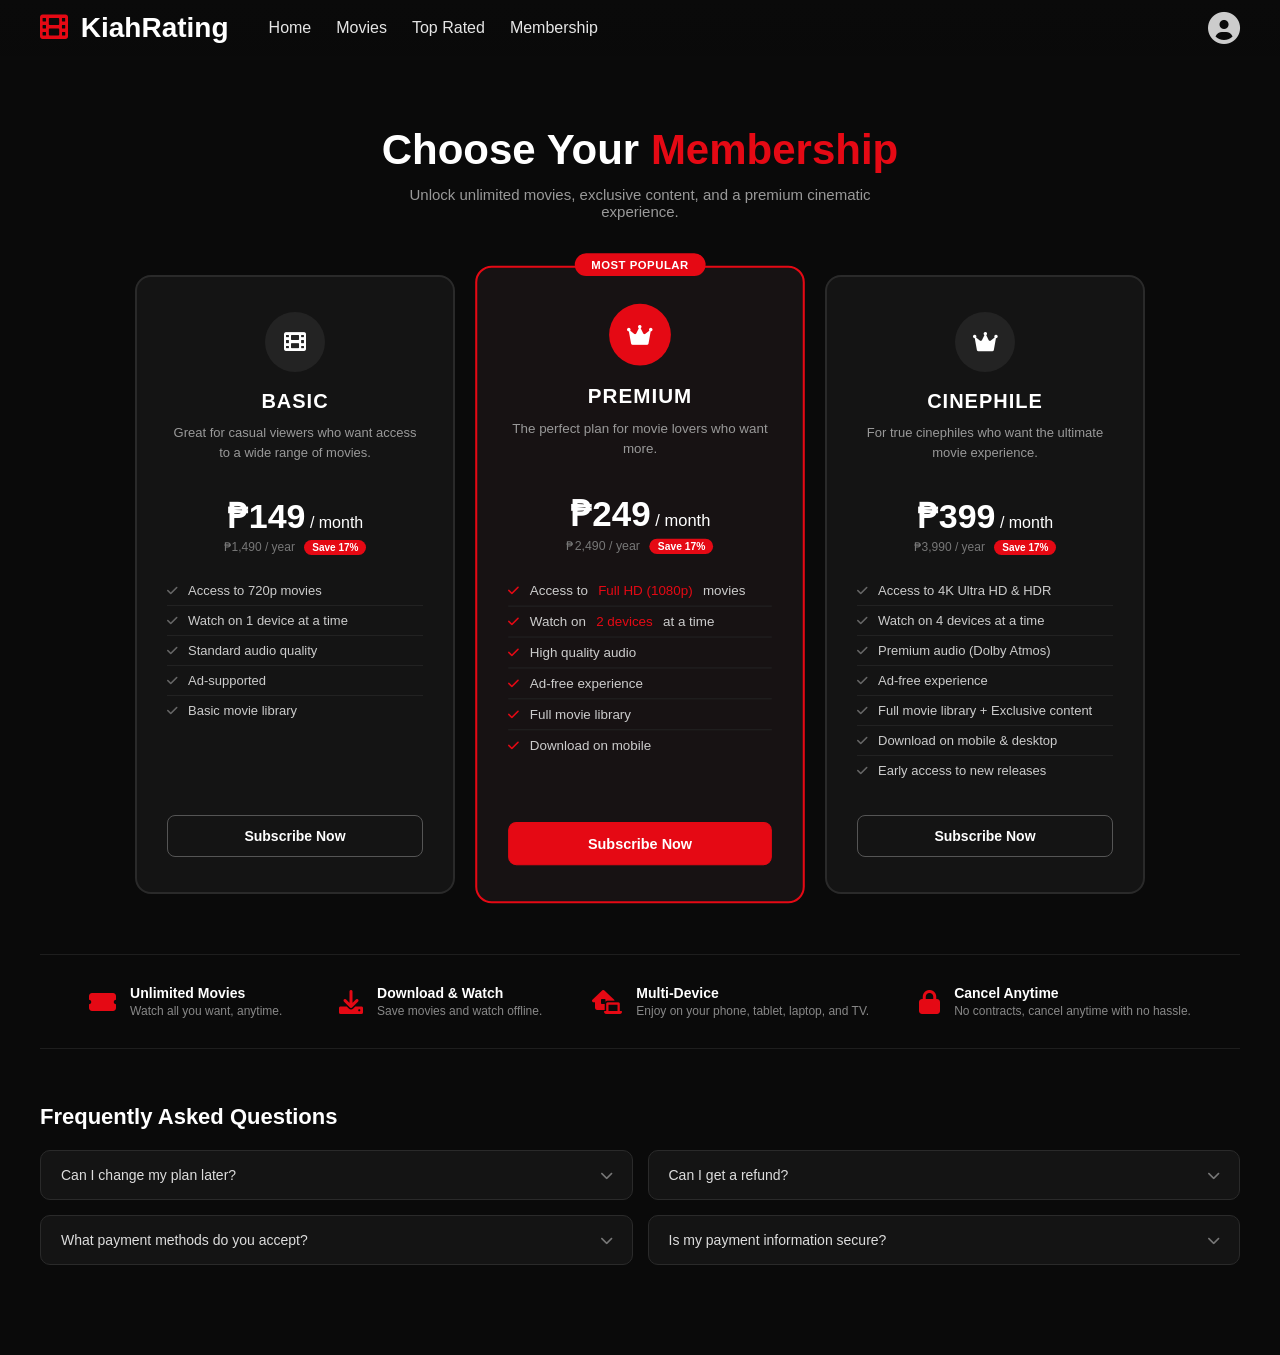
<file: membership.html>
<!DOCTYPE html>
<html lang="en">
<head>
<meta charset="UTF-8">
<meta name="viewport" content="width=device-width, initial-scale=1.0">
<title>KiahRating | Membership</title>
<link rel="stylesheet" href="https://cdnjs.cloudflare.com/ajax/libs/font-awesome/6.0.0-beta3/css/all.min.css">
<link rel="stylesheet" href="yeban.css">
<link rel="stylesheet" href="membership.css">
</head>
<body>

<!-- NAVIGATION BAR -->
<nav class="navbar">
    <div class="nav-container">
        <div class="nav-left">
            <div class="logo">
                <i class="fas fa-film"></i>
                <span>Kiah<span class="logo-accent">Rating</span></span>
            </div>
            <ul class="nav-menu">
                <li><a href="yeban.html" class="nav-item" data-nav="home">Home</a></li>
                <li><a href="yeban.html#allMoviesRow" class="nav-item" data-nav="movies">Movies</a></li>
                <li><a href="yeban.html#topRatedSection" class="nav-item" data-nav="toprated">Top Rated</a></li>
                <li><a href="membership.html" class="nav-item" data-nav="membership">Membership</a></li>
            </ul>
        </div>
        <div class="nav-right">
            <div class="user-menu">
                <i class="fas fa-user-circle"></i>
                <div class="user-dropdown">
                    <a href="yeban.html"><i class="fas fa-user"></i> Profile</a>
                </div>
            </div>
        </div>
    </div>
</nav>

<section class="membership-section">
    <div class="membership-header">
        <h1>Choose Your <span class="accent">Membership</span></h1>
        <p>Unlock unlimited movies, exclusive content, and a premium cinematic experience.</p>
    </div>

    <div class="plans-wrapper">

        <!-- BASIC PLAN -->
        <div class="plan-card">
            <div class="plan-icon"><i class="fas fa-film"></i></div>
            <h2 class="plan-name">BASIC</h2>
            <p class="plan-desc">Great for casual viewers who want access to a wide range of movies.</p>
            <div class="plan-price">
                <span class="price">₱149</span> / month
            </div>
            <div class="plan-billed">₱1,490 / year <span class="save-tag">Save 17%</span></div>
            <ul class="plan-features">
                <li><i class="fas fa-check"></i> Access to 720p movies</li>
                <li><i class="fas fa-check"></i> Watch on 1 device at a time</li>
                <li><i class="fas fa-check"></i> Standard audio quality</li>
                <li><i class="fas fa-check"></i> Ad-supported</li>
                <li><i class="fas fa-check"></i> Basic movie library</li>
            </ul>
            <button type="button" class="plan-btn">Subscribe Now</button>
        </div>

        <!-- PREMIUM PLAN -->
        <div class="plan-card featured">
            <div class="popular-badge">MOST POPULAR</div>
            <div class="plan-icon featured-icon"><i class="fas fa-crown"></i></div>
            <h2 class="plan-name accent">PREMIUM</h2>
            <p class="plan-desc">The perfect plan for movie lovers who want more.</p>
            <div class="plan-price">
                <span class="price">₱249</span> / month
            </div>
            <div class="plan-billed">₱2,490 / year <span class="save-tag">Save 17%</span></div>
            <ul class="plan-features">
                <li><i class="fas fa-check accent"></i> Access to <span class="accent">Full HD (1080p)</span> movies</li>
                <li><i class="fas fa-check accent"></i> Watch on <span class="accent">2 devices</span> at a time</li>
                <li><i class="fas fa-check accent"></i> High quality audio</li>
                <li><i class="fas fa-check accent"></i> Ad-free experience</li>
                <li><i class="fas fa-check accent"></i> Full movie library</li>
                <li><i class="fas fa-check accent"></i> Download on mobile</li>
            </ul>
            <button type="button" class="plan-btn featured-btn">Subscribe Now</button>
        </div>

        <!-- CINEPHILE PLAN -->
        <div class="plan-card">
            <div class="plan-icon"><i class="fas fa-crown"></i></div>
            <h2 class="plan-name">CINEPHILE</h2>
            <p class="plan-desc">For true cinephiles who want the ultimate movie experience.</p>
            <div class="plan-price">
                <span class="price">₱399</span> / month
            </div>
            <div class="plan-billed">₱3,990 / year <span class="save-tag">Save 17%</span></div>
            <ul class="plan-features">
                <li><i class="fas fa-check"></i> Access to 4K Ultra HD & HDR</li>
                <li><i class="fas fa-check"></i> Watch on 4 devices at a time</li>
                <li><i class="fas fa-check"></i> Premium audio (Dolby Atmos)</li>
                <li><i class="fas fa-check"></i> Ad-free experience</li>
                <li><i class="fas fa-check"></i> Full movie library + Exclusive content</li>
                <li><i class="fas fa-check"></i> Download on mobile & desktop</li>
                <li><i class="fas fa-check"></i> Early access to new releases</li>
            </ul>
            <button type="button" class="plan-btn">Subscribe Now</button>
        </div>

    </div>

    <!-- PERKS ROW -->
    <div class="perks-row">
        <div class="perk-item">
            <i class="fas fa-ticket-alt"></i>
            <div>
                <h4>Unlimited Movies</h4>
                <p>Watch all you want, anytime.</p>
            </div>
        </div>
        <div class="perk-item">
            <i class="fas fa-download"></i>
            <div>
                <h4>Download & Watch</h4>
                <p>Save movies and watch offline.</p>
            </div>
        </div>
        <div class="perk-item">
            <i class="fas fa-laptop-house"></i>
            <div>
                <h4>Multi-Device</h4>
                <p>Enjoy on your phone, tablet, laptop, and TV.</p>
            </div>
        </div>
        <div class="perk-item">
            <i class="fas fa-lock"></i>
            <div>
                <h4>Cancel Anytime</h4>
                <p>No contracts, cancel anytime with no hassle.</p>
            </div>
        </div>
    </div>

    <!-- FAQ SECTION -->
    <div class="faq-section">
        <h3>Frequently Asked Questions</h3>
        <div class="faq-grid">
            <button type="button" class="faq-item">
                <span>Can I change my plan later?</span>
                <i class="fas fa-chevron-down"></i>
            </button>
            <button type="button" class="faq-item">
                <span>Can I get a refund?</span>
                <i class="fas fa-chevron-down"></i>
            </button>
            <button type="button" class="faq-item">
                <span>What payment methods do you accept?</span>
                <i class="fas fa-chevron-down"></i>
            </button>
            <button type="button" class="faq-item">
                <span>Is my payment information secure?</span>
                <i class="fas fa-chevron-down"></i>
            </button>
        </div>
    </div>

</section>

</body>
</html>
</file>
<file: yeban.css>
s*{
    margin: 0;
    padding: 0;
    box-sizing: border-box;
}
@media (max-width: 1024px) {
    .navbar {
        padding: 12px 25px;
    }
    
    .nav-left {
        gap: 25px;
    }
    
    .nav-menu {
        gap: 18px;
    }
    
    .search-input {
        width: 160px;
    }
}


@media (max-width: 768px) {
    .navbar {
        padding: 10px 15px;
    }
    
    .nav-container {
        flex-wrap: wrap;
        justify-content: space-between;
    }
    
    .nav-left {
        gap: 15px;
    }
    
    .logo {
        font-size: 20px;
    }
    
    .logo i {
        font-size: 22px;
    }
    
    .nav-menu {
        gap: 12px;
    }
    
    .nav-item {
        font-size: 14px;
    }
    
    .search-bar {
        padding: 6px 10px;
    }
    
    .search-input {
        width: 120px;
    }
    
    .user-menu i {
        font-size: 26px;
    }
}


@media (max-width: 480px) {
    .navbar {
        padding: 8px 12px;
    }
    
    .nav-container {
        flex-direction: column;
        gap: 10px;
    }
    
    .nav-left {
        width: 100%;
        justify-content: space-between;
    }
    
    .nav-right {
        width: 100%;
        justify-content: space-between;
    }
    
    .search-bar {
        flex: 1;
        max-width: 70%;
    }
    
    .search-input {
        width: 100%;
    }
    
    .nav-menu {
        gap: 15px;
    }
    
    .nav-item {
        font-size: 13px;
        padding: 5px 0;
    }
}
.view-only-badge {
    background: #333;
    color: #ffc107;
    padding: 5px 10px;
    border-radius: 20px;
    font-size: 12px;
    text-align: center;
    margin-top: 10px;
}


body.guest-mode button,
body.guest-mode .star-selector i {
    cursor: default !important;
}
body {
    background: #0a0a0a;
    font-family: -apple-system, BlinkMacSystemFont, 'Segoe UI', Roboto, Helvetica, Arial, sans-serif;
    overflow-x: hidden;
    transition: background 0.3s ease;
}

body.light-mode {
    background: #f0f0f0;
}

@keyframes fadeIn {
    from {
        opacity: 0;
    }
    to {
        opacity: 1;
    }
}


html {
    scroll-behavior: smooth;
}


.loading-screen {
    transition: opacity 0.5s ease;
}


.trailer-container {
    position: relative;
}


body.light-mode .movie-info .movie-title {
    color: #1a1a1a;
}

body.light-mode .hover-preview {
    color: #666;
}


.star-selector i:hover {
    transform: scale(1.2);
    transition: transform 0.2s;
}


.loading-screen {
    position: fixed;
    top: 0;
    left: 0;
    width: 100%;
    height: 100%;
    background: linear-gradient(135deg, #0a0a0a 0%, #1a1a1a 100%);
    display: flex;
    flex-direction: column;
    justify-content: center;
    align-items: center;
    z-index: 10000;
    transition: opacity 0.5s;
}

.film-reel {
    width: 80px;
    height: 80px;
    border: 4px solid #e50914;
    border-top: 4px solid transparent;
    border-radius: 50%;
    animation: spin 1s linear infinite;
    margin-bottom: 20px;
}

@keyframes spin {
    0% { transform: rotate(0deg); }
    100% { transform: rotate(360deg); }
}

.loading-text {
    color: #e50914;
    font-size: 14px;
    letter-spacing: 3px;
    font-weight: 300;
    margin-bottom: 15px;
}

.loading-dots {
    display: flex;
    gap: 8px;
}

.loading-dots span {
    width: 8px;
    height: 8px;
    background: #e50914;
    border-radius: 50%;
    animation: bounce 1.4s infinite ease-in-out both;
}

.loading-dots span:nth-child(1) { animation-delay: -0.32s; }
.loading-dots span:nth-child(2) { animation-delay: -0.16s; }

@keyframes bounce {
    0%, 80%, 100% { transform: scale(0); }
    40% { transform: scale(1); }
}


.navbar {
    position: sticky;
    top: 0;
    z-index: 1000;
    background: linear-gradient(180deg, #0a0a0a 0%, rgba(10, 10, 10, 0.95) 100%);
    backdrop-filter: blur(10px);
    padding: 12px 40px;
}

body.light-mode .navbar {
    background: linear-gradient(180deg, #ffffff 0%, rgba(255, 255, 255, 0.95) 100%);
    box-shadow: 0 2px 10px rgba(0, 0, 0, 0.1);
}

.nav-container {
    display: flex;
    justify-content: space-between;
    align-items: center;
    max-width: 1400px;
    margin: 0 auto;
}

.nav-left {
    display: flex;
    align-items: center;
    gap: 40px;
}

.logo {
    font-size: 28px;
    font-weight: 800;
    cursor: pointer;
}

.logo i {
    color: #e50914;
    margin-right: 5px;
}

.logo span {
    color: white;
}

.logo-accent {
    color: #e50914;
}

body.light-mode .logo span {
    color: #1a1a1a;
}

.nav-menu {
    display: flex;
    list-style: none;
    gap: 25px;
}

.nav-item {
    color: #e5e5e5;
    text-decoration: none;
    font-weight: 500;
    transition: color 0.3s;
    position: relative;
}

body.light-mode .nav-item {
    color: #333;
}

.nav-item:hover,
.nav-item.active {
    color: #e50914;
}

.nav-item.active::after {
    content: '';
    position: absolute;
    bottom: -5px;
    left: 0;
    right: 0;
    height: 2px;
    background: #e50914;
}

.nav-right {
    display: flex;
    align-items: center;
    gap: 20px;
}

.search-bar {
    display: flex;
    align-items: center;
    background: rgba(255, 255, 255, 0.1);
    padding: 8px 15px;
    border-radius: 30px;
    gap: 10px;
    transition: all 0.3s;
}

.search-bar:hover {
    background: rgba(255, 255, 255, 0.2);
}

.search-bar i {
    color: #aaa;
}

.search-input {
    background: transparent;
    border: none;
    color: white;
    outline: none;
    width: 200px;
}

body.light-mode .search-input {
    color: #1a1a1a;
}

body.guest-mode .user-menu i {
    color: #6c757d;
}


body.admin-mode .user-menu i {
    color: #e50914;
    text-shadow: 0 0 8px rgba(229, 9, 20, 0.5);
}
body.guest-mode #openAddMovieModal,
body.guest-mode #clearRatingsBtn,
body.guest-mode #deleteMovieBtn {
    display: none !important;
}

.user-menu {
    position: relative;
    cursor: pointer;
}

.user-menu i {
    font-size: 32px;
    color: #ccc;
    transition: color 0.3s;
}

.user-menu i:hover {
    color: #e50914;
}


.user-dropdown {
    position: absolute;
    top: 45px;
    right: 0;
    background: #1a1a1a;
    border-radius: 8px;
    padding: 10px;
    flex-direction: column;
    gap: 8px;
    min-width: 150px;
    z-index: 100;
    opacity: 0;
    visibility: hidden;
    transition: opacity 0.2s ease, visibility 0.2s ease;
}


.user-menu:hover .user-dropdown,
.user-dropdown:hover {
    opacity: 1;
    visibility: visible;
}

.user-dropdown a {
    color: #ccc;
    text-decoration: none;
    padding: 8px 12px;
    transition: background 0.3s;
    display: flex;
    align-items: center;
    gap: 10px;
}

.user-dropdown a:hover {
    background: #e50914;
    color: white;
    border-radius: 5px;
}


.hero-section {
    position: relative;
    height: 80vh;
    background-size: cover;
    background-position: center 20%;
    transition: background-image 0.5s ease;
    margin-bottom: 20px;
}

.hero-overlay {
    position: absolute;
    inset: 0;
    background: linear-gradient(0deg, #0a0a0a 0%, rgba(0, 0, 0, 0.5) 60%, rgba(0, 0, 0, 0.3) 100%);
}

.hero-content {
    position: absolute;
    bottom: 25%;
    left: 5%;
    max-width: 600px;
    z-index: 2;
    animation: fadeInUp 0.8s;
}

@keyframes fadeInUp {
    from {
        opacity: 0;
        transform: translateY(40px);
    }
    to {
        opacity: 1;
        transform: translateY(0);
    }
}

.hero-content h1 {
    font-size: 56px;
    color: white;
    margin-bottom: 15px;
    text-shadow: 2px 2px 8px rgba(0, 0, 0, 0.8);
}

.hero-content p {
    color: #ddd;
    font-size: 16px;
    line-height: 1.5;
    margin-bottom: 25px;
    text-shadow: 1px 1px 4px rgba(0, 0, 0, 0.5);
}

.hero-actions {
    display: flex;
    gap: 15px;
}

.btn-primary {
    padding: 12px 28px;
    border: none;
    font-weight: 600;
    border-radius: 6px;
    cursor: pointer;
    transition: all 0.3s;
    font-size: 16px;
    display: inline-flex;
    align-items: center;
    gap: 10px;
}

.btn-primary {
    background: #e50914;
    color: white;
}

.btn-primary:hover {
    background: #b81d24;
    transform: scale(1.05);
    box-shadow: 0 0 15px rgba(229, 9, 20, 0.5);
}

.hero-scroll-indicator {
    position: absolute;
    bottom: 20px;
    left: 50%;
    transform: translateX(-50%);
    color: white;
    animation: bounce 2s infinite;
    cursor: pointer;
}


.filter-section {
    padding: 20px 40px;
    background: #111;
    border-bottom: 1px solid #222;
}

body.light-mode .filter-section {
    background: #e8e8e8;
    border-bottom: 1px solid #ddd;
}

.filter-wrapper {
    display: flex;
    justify-content: flex-end;
    align-items: center;
    gap: 15px;
}

.filter-label {
    color: #ddd;
    font-weight: 500;
}

.genre-filter, .reset-filters {
    background: #222;
    color: white;
    border: 1px solid #e50914;
    padding: 8px 18px;
    border-radius: 25px;
    cursor: pointer;
    transition: all 0.3s;
}

.genre-filter:hover, .reset-filters:hover {
    background: #e50914;
    transform: translateY(-2px);
}

body.light-mode .genre-filter,

body.light-mode .reset-filters {
    background: #fff;
    color: #333;
}


.movies-container {
    padding: 20px 0 40px 30px;
}

.movie-row-section {
    margin-bottom: 40px;
}

.section-title {
    display: flex;
    justify-content: space-between;
    align-items: baseline;
    padding-right: 40px;
    margin-bottom: 15px;
    color: white;
}

body.light-mode .section-title {
    color: #1a1a1a;
}

.section-title h2 {
    font-size: 24px;
    display: flex;
    align-items: center;
    gap: 10px;
}

.scroll-hint {
    font-size: 12px;
    color: #888;
    font-style: italic;
}

.movie-row {
    display: flex;
    gap: 20px;
    overflow-x: auto;
    scroll-behavior: smooth;
    padding-bottom: 15px;
}

.movie-row::-webkit-scrollbar {
    height: 8px;
}

.movie-row::-webkit-scrollbar-track {
    background: #222;
    border-radius: 10px;
}

.movie-row::-webkit-scrollbar-thumb {
    background: #e50914;
    border-radius: 10px;
}


.movie-card {
    flex: 0 0 200px;
    background: #141414;
    border-radius: 12px;
    overflow: hidden;
    transition: all 0.3s cubic-bezier(0.4, 0, 0.2, 1);
    cursor: pointer;
    position: relative;
}

body.light-mode .movie-card {
    background: #ffffff;
    box-shadow: 0 2px 8px rgba(0, 0, 0, 0.1);
}

.movie-card:hover {
    transform: scale(1.08) translateY(-8px);
    box-shadow: 0 0 20px rgba(229, 9, 20, 0.6);
}

.movie-poster {
    width: 100%;
    height: 280px;
    object-fit: cover;
}

.movie-info {
    padding: 12px;
}

.movie-title {
    font-weight: bold;
    color: white;
    font-size: 14px;
    margin-bottom: 5px;
    white-space: nowrap;
    overflow: hidden;
    text-overflow: ellipsis;
}

body.light-mode .movie-title {
    color: #1a1a1a;
}

.movie-year {
    font-size: 11px;
    color: #aaa;
    margin-bottom: 8px;
}

.genre-badge {
    background: #e50914;
    color: white;
    font-size: 10px;
    padding: 3px 8px;
    border-radius: 12px;
    display: inline-block;
    margin-bottom: 8px;
}


.rating-area {
    display: flex;
    align-items: center;
    justify-content: space-between;
    margin-top: 8px;
}

.star-selector {
    display: flex;
    gap: 3px;
    cursor: pointer;
}

.star-selector i {
    font-size: 11px;
    color: #555;
    transition: all 0.2s;
}

.star-selector i.filled {
    color: #ffc107;
}

.star-selector i:hover {
    color: #ffc107;
    transform: scale(1.1);
}

.rating-value {
    background: #e50914;
    color: white;
    font-size: 11px;
    font-weight: bold;
    padding: 3px 8px;
    border-radius: 20px;
}

.form-field select {
    width: 100%;
    padding: 12px;
    background: #2c2c2c;
    border: 1px solid #444;
    border-radius: 8px;
    color: white;
    font-size: 14px;
    cursor: pointer;
}

.form-field select:focus {
    outline: none;
    border-color: #e50914;
}


body.light-mode .form-field select {
    background: #f5f5f5;
    border: 1px solid #ddd;
    color: #1a1a1a;
}

body.light-mode .form-field select:focus {
    border-color: #e50914;
}

.hover-preview {
    display: none;
    font-size: 11px;
    color: #ccc;
    margin-top: 8px;
    padding-top: 8px;
    border-top: 1px solid #333;
}

.movie-card:hover .hover-preview {
    display: block;
    animation: fadeIn 0.3s;
}

@keyframes fadeIn {
    from { opacity: 0; }
    to { opacity: 1; }
}


.fab-add {
    position: fixed;
    bottom: 30px;
    right: 30px;
    background: linear-gradient(135deg, #e50914, #ff4d4d);
    color: white;
    padding: 14px 28px;
    border: none;
    border-radius: 50px;
    font-size: 16px;
    font-weight: bold;
    cursor: pointer;
    display: flex;
    align-items: center;
    gap: 10px;
    z-index: 200;
    box-shadow: 0 4px 15px rgba(229, 9, 20, 0.4);
    transition: all 0.3s;
}

.fab-add:hover {
    transform: translateY(-5px);
    box-shadow: 0 8px 25px rgba(229, 9, 20, 0.6);
}

.fab-text {
    display: inline;
}

@media (max-width: 768px) {
    .fab-text {
        display: none;
    }
    .fab-add {
        padding: 15px;
        border-radius: 50%;
    }
}


.modal {
    display: none;
    position: fixed;
    top: 0;
    left: 0;
    width: 100%;
    height: 100%;
    background: rgba(0, 0, 0, 0.9);
    backdrop-filter: blur(8px);
    z-index: 2000;
    justify-content: center;
    align-items: center;
}

.modal-container {
    background: #1a1a1a;
    max-width: 500px;
    width: 90%;
    border-radius: 16px;
    border-top: 4px solid #e50914;
    animation: modalSlide 0.3s;
}

body.light-mode .modal-container {
    background: #ffffff;
}

@keyframes modalSlide {
    from {
        opacity: 0;
        transform: translateY(-50px);
    }
    to {
        opacity: 1;
        transform: translateY(0);
    }
}

.modal-header {
    display: flex;
    justify-content: space-between;
    align-items: center;
    padding: 20px 25px;
    border-bottom: 1px solid #333;
    color: white;
}

body.light-mode .modal-header {
    border-bottom: 1px solid #ddd;
    color: #1a1a1a;
}

.modal-close {
    font-size: 32px;
    cursor: pointer;
    color: #aaa;
    transition: color 0.3s;
}

.modal-close:hover {
    color: #e50914;
}

.modal-form {
    padding: 25px;
}

.form-field {
    margin-bottom: 20px;
}

.form-field label {
    display: block;
    color: #ddd;
    margin-bottom: 8px;
    font-size: 14px;
    font-weight: 500;
}

body.light-mode .form-field label {
    color: #333;
}

.form-field input,
.form-field textarea {
    width: 100%;
    padding: 12px;
    background: #2c2c2c;
    border: 1px solid #444;
    border-radius: 8px;
    color: white;
    font-size: 14px;
}

body.light-mode .form-field input,
body.light-mode .form-field textarea {
    background: #f5f5f5;
    border: 1px solid #ddd;
    color: #1a1a1a;
}

.form-field input:focus,
.form-field textarea:focus {
    outline: none;
    border-color: #e50914;
}

.form-row {
    display: grid;
    grid-template-columns: 1fr 1fr;
    gap: 15px;
}

.submit-movie {
    width: 100%;
    padding: 12px;
    background: #e50914;
    color: white;
    border: none;
    border-radius: 8px;
    font-size: 16px;
    font-weight: bold;
    cursor: pointer;
    display: flex;
    align-items: center;
    justify-content: center;
    gap: 10px;
    transition: all 0.3s;
}

.submit-movie:hover {
    background: #b81d24;
    transform: translateY(-2px);
}

.trailer-container {
    max-width: 800px;
    padding: 0;
}

.trailer-container .modal-close {
    position: absolute;
    right: 20px;
    top: 15px;
    z-index: 10;
    background: rgba(0, 0, 0, 0.5);
    width: 35px;
    height: 35px;
    display: flex;
    align-items: center;
    justify-content: center;
    border-radius: 50%;
}


.toast {
    position: fixed;
    bottom: 100px;
    right: 30px;
    background: #e50914;
    color: white;
    padding: 12px 24px;
    border-radius: 50px;
    z-index: 1500;
    transition: all 0.3s;
    font-weight: bold;
    display: flex;
    align-items: center;
    gap: 10px;
}

.toast.hidden {
    opacity: 0;
    visibility: hidden;
    transform: translateX(100px);
}


@media (max-width: 768px) {
    .navbar {
        padding: 12px 20px;
    }
    
    .nav-left {
        gap: 20px;
    }
    
    .nav-menu {
        gap: 15px;
    }
    
    .hero-content h1 {
        font-size: 32px;
    }
    
    .hero-content p {
        font-size: 13px;
    }
    
    .filter-wrapper {
        justify-content: center;
        flex-wrap: wrap;
    }
    
    .movie-card {
        flex: 0 0 150px;
    }
    
    .movie-poster {
        height: 220px;
    }
}
</file>
<file: membership.css>
* {
    margin: 0;
    padding: 0;
    box-sizing: border-box;
}

body {
    background: #0a0a0a;
    font-family: -apple-system, BlinkMacSystemFont, 'Segoe UI', Roboto, Helvetica, Arial, sans-serif;
    overflow-x: hidden;
}

.membership-section {
    padding: 70px 40px 90px;
    max-width: 1300px;
    margin: 0 auto;
}

.accent {
    color: #e50914;
}

/* HEADER */
.membership-header {
    text-align: center;
    margin-bottom: 55px;
}

.membership-header h1 {
    color: white;
    font-size: 42px;
    font-weight: 800;
    margin-bottom: 12px;
}

.membership-header p {
    color: #999;
    font-size: 15px;
    max-width: 500px;
    margin: 0 auto;
}

/* PLANS */
.plans-wrapper {
    display: flex;
    justify-content: center;
    align-items: stretch;
    gap: 25px;
    flex-wrap: wrap;
    margin-bottom: 60px;
}

.plan-card {
    background: #141414;
    border: 2px solid #2a2a2a;
    border-radius: 16px;
    padding: 35px 30px;
    width: 320px;
    text-align: center;
    display: flex;
    flex-direction: column;
    position: relative;
    transition: border-color 0.3s ease, transform 0.3s ease;
}

.plan-card:hover {
    border-color: #e50914;
    transform: translateY(-6px);
}

.plan-card.featured {
    border-color: #e50914;
    background: #171213;
    transform: scale(1.03);
}

.plan-card.featured:hover {
    transform: scale(1.03) translateY(-6px);
}

.popular-badge {
    position: absolute;
    top: -14px;
    left: 50%;
    transform: translateX(-50%);
    background: #e50914;
    color: white;
    font-size: 11px;
    font-weight: 700;
    letter-spacing: 0.5px;
    padding: 5px 16px;
    border-radius: 20px;
}

.plan-icon {
    width: 60px;
    height: 60px;
    border-radius: 50%;
    background: #232323;
    color: white;
    font-size: 22px;
    display: flex;
    align-items: center;
    justify-content: center;
    margin: 0 auto 18px;
}

.featured-icon {
    background: #e50914;
}

.plan-name {
    color: white;
    font-size: 20px;
    letter-spacing: 1px;
    margin-bottom: 10px;
}

.plan-desc {
    color: #999;
    font-size: 13px;
    line-height: 1.5;
    min-height: 55px;
    margin-bottom: 18px;
}

.plan-price {
    color: white;
    margin-bottom: 4px;
}

.plan-price .price {
    font-size: 34px;
    font-weight: 800;
}

.plan-billed {
    color: #777;
    font-size: 12px;
    margin-bottom: 22px;
}

.save-tag {
    background: #e50914;
    color: white;
    font-size: 10px;
    font-weight: 700;
    padding: 2px 8px;
    border-radius: 10px;
    margin-left: 6px;
}

.plan-features {
    list-style: none;
    text-align: left;
    margin-bottom: 30px;
    flex-grow: 1;
}

.plan-features li {
    color: #ccc;
    font-size: 13px;
    padding: 7px 0;
    border-bottom: 1px solid #222;
    display: flex;
    align-items: center;
    gap: 10px;
}

.plan-features li:last-child {
    border-bottom: none;
}

.plan-features li i {
    color: #666;
    font-size: 12px;
}

.plan-features li i.accent {
    color: #e50914;
}

.plan-btn {
    background: transparent;
    border: 1px solid #555;
    color: white;
    padding: 12px 0;
    border-radius: 8px;
    font-size: 14px;
    font-weight: 600;
    cursor: pointer;
    transition: background 0.3s ease, border-color 0.3s ease;
}

.plan-btn:hover {
    border-color: #e50914;
    background: rgba(229, 9, 20, 0.1);
}

.featured-btn {
    background: #e50914;
    border-color: #e50914;
}

.featured-btn:hover {
    background: #c50813;
}

/* PERKS ROW */
.perks-row {
    display: flex;
    justify-content: center;
    gap: 50px;
    flex-wrap: wrap;
    padding: 30px 20px;
    border-top: 1px solid #1e1e1e;
    border-bottom: 1px solid #1e1e1e;
    margin-bottom: 55px;
}

.perk-item {
    display: flex;
    align-items: center;
    gap: 14px;
    min-width: 200px;
}

.perk-item i {
    color: #e50914;
    font-size: 24px;
}

.perk-item h4 {
    color: white;
    font-size: 14px;
    margin-bottom: 3px;
}

.perk-item p {
    color: #888;
    font-size: 12px;
}

/* FAQ */
.faq-section h3 {
    color: white;
    font-size: 22px;
    margin-bottom: 20px;
}

.faq-grid {
    display: grid;
    grid-template-columns: 1fr 1fr;
    gap: 15px;
}

.faq-item {
    background: #141414;
    border: 1px solid #2a2a2a;
    border-radius: 10px;
    padding: 16px 20px;
    color: #ddd;
    font-size: 14px;
    display: flex;
    justify-content: space-between;
    align-items: center;
    cursor: pointer;
    text-align: left;
    font-family: inherit;
    transition: border-color 0.3s ease;
}

.faq-item:hover {
    border-color: #e50914;
}

.faq-item i {
    color: #777;
    font-size: 13px;
}

/* RESPONSIVE */
@media (max-width: 768px) {
    .membership-section {
        padding: 50px 20px 60px;
    }
    .membership-header h1 {
        font-size: 30px;
    }
    .plan-card.featured {
        transform: scale(1);
    }
    .faq-grid {
        grid-template-columns: 1fr;
    }
}
</file>
